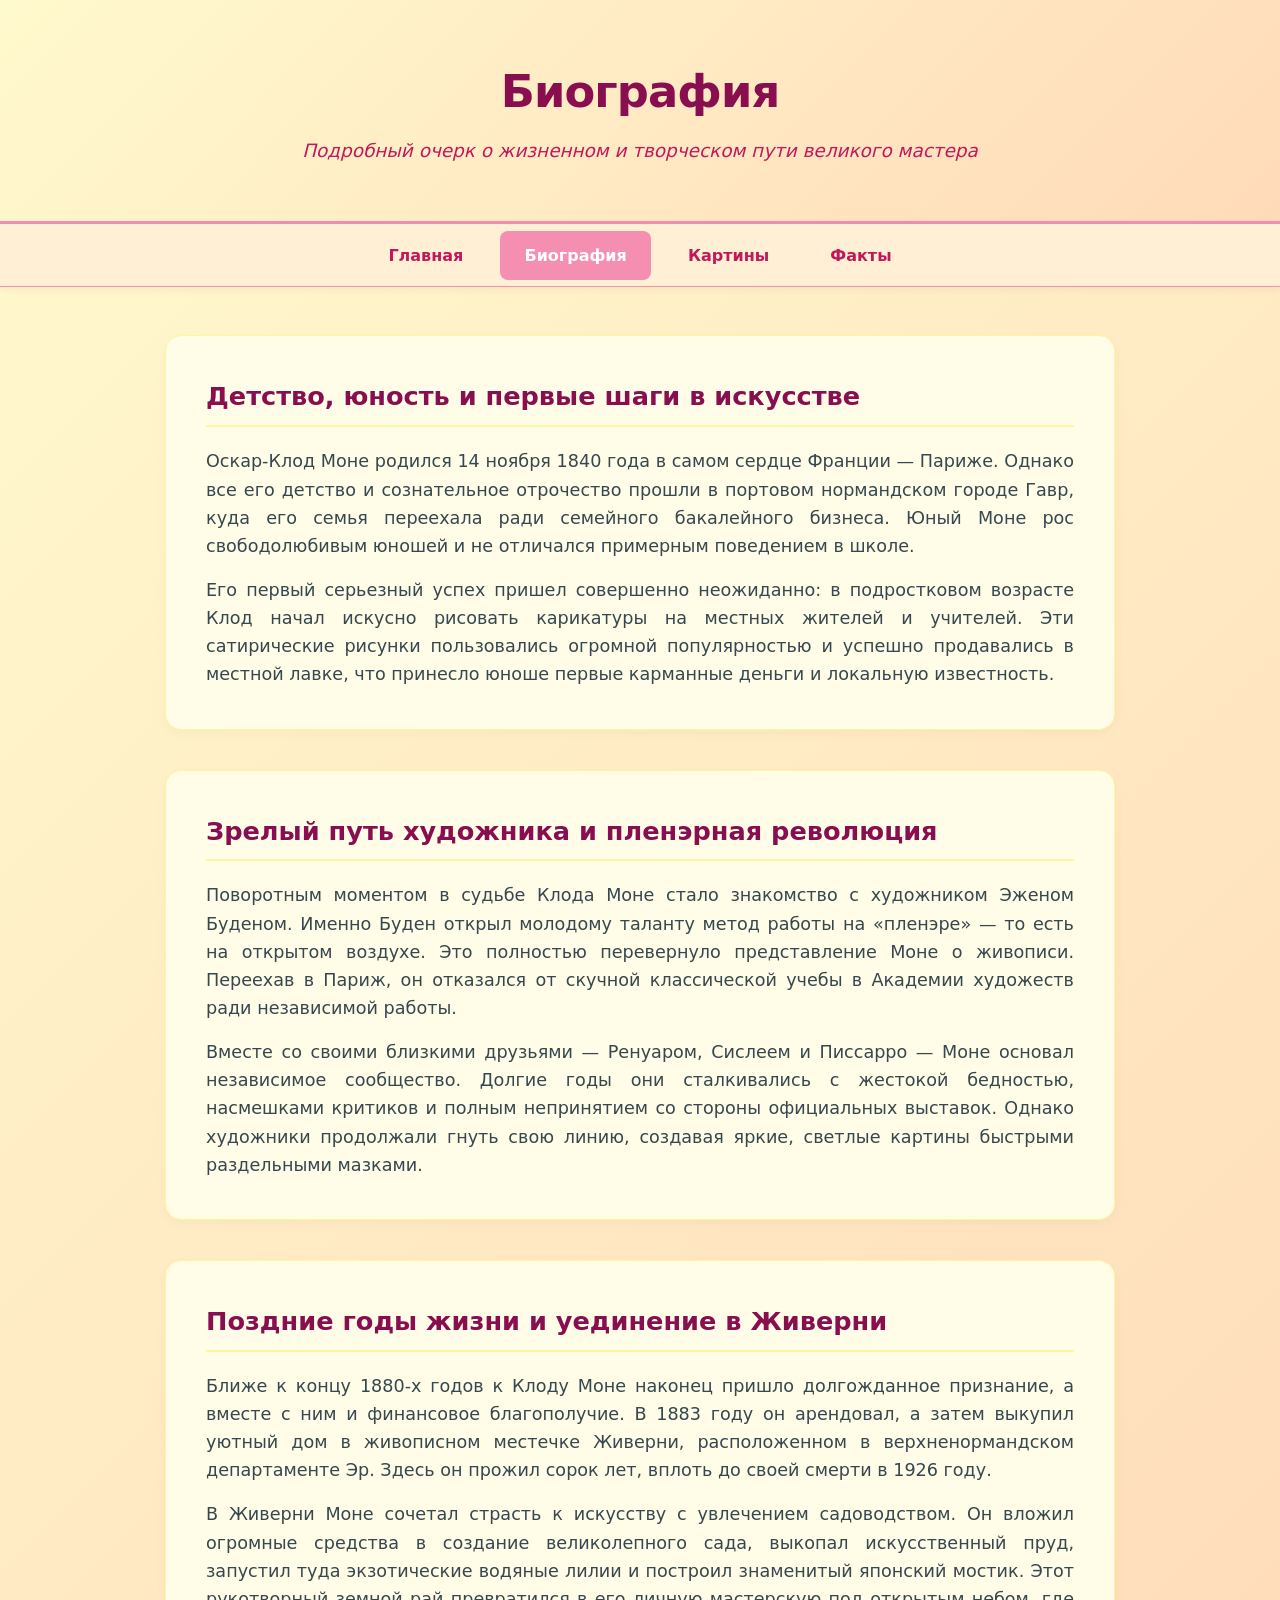
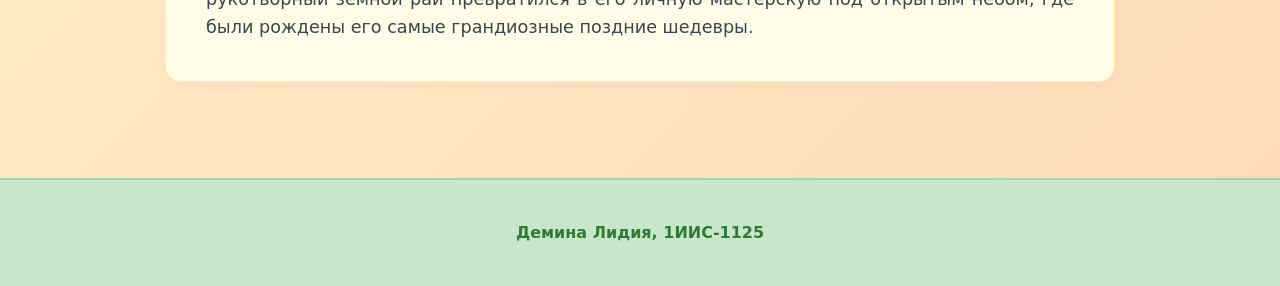
<file: biography.html>
<!DOCTYPE html>
<html lang="ru">
<head>
    <meta charset="UTF-8">
    <title>Биография Клода Моне</title>
    <link rel="stylesheet" href="style.css">
</head>
<body>
    <header>
        <h1>Биография</h1>
        <p>Подробный очерк о жизненном и творческом пути великого мастера</p>
    </header>

    <nav>
        <a href="index.html">Главная</a>
        <a href="biography.html" class="active">Биография</a>
        <a href="paintings.html">Картины</a>
        <a href="facts.html">Факты</a>
    </nav>

    <main>
        <section class="card">
            <h2>Детство, юность и первые шаги в искусстве</h2>
            <p>
                Оскар-Клод Моне родился 14 ноября 1840 года в самом сердце Франции — Париже. Однако все его детство и сознательное отрочество прошли в портовом нормандском городе Гавр, куда его семья переехала ради семейного бакалейного бизнеса. Юный Моне рос свободолюбивым юношей и не отличался примерным поведением в школе. 
            </p>
            <p style="margin-top: 1rem;">
                Его первый серьезный успех пришел совершенно неожиданно: в подростковом возрасте Клод начал искусно рисовать карикатуры на местных жителей и учителей. Эти сатирические рисунки пользовались огромной популярностью и успешно продавались в местной лавке, что принесло юноше первые карманные деньги и локальную известность.
            </p>
        </section>

        <section class="card">
            <h2>Зрелый путь художника и пленэрная революция</h2>
            <p>
                Поворотным моментом в судьбе Клода Моне стало знакомство с художником Эженом Буденом. Именно Буден открыл молодому таланту метод работы на «пленэре» — то есть на открытом воздухе. Это полностью перевернуло представление Моне о живописи. Переехав в Париж, он отказался от скучной классической учебы в Академии художеств ради независимой работы.
            </p>
            <p style="margin-top: 1rem;">
                Вместе со своими близкими друзьями — Ренуаром, Сислеем и Писсарро — Моне основал независимое сообщество. Долгие годы они сталкивались с жестокой бедностью, насмешками критиков и полным непринятием со стороны официальных выставок. Однако художники продолжали гнуть свою линию, создавая яркие, светлые картины быстрыми раздельными мазками.
            </p>
        </section>

        <section class="card">
            <h2>Поздние годы жизни и уединение в Живерни</h2>
            <p>
                Ближе к концу 1880-х годов к Клоду Моне наконец пришло долгожданное признание, а вместе с ним и финансовое благополучие. В 1883 году он арендовал, а затем выкупил уютный дом в живописном местечке Живерни, расположенном в верхненормандском департаменте Эр. Здесь он прожил сорок лет, вплоть до своей смерти в 1926 году.
            </p>
            <p style="margin-top: 1rem;">
                В Живерни Моне сочетал страсть к искусству с увлечением садоводством. Он вложил огромные средства в создание великолепного сада, выкопал искусственный пруд, запустил туда экзотические водяные лилии и построил знаменитый японский мостик. Этот рукотворный земной рай превратился в его личную мастерскую под открытым небом, где были рождены его самые грандиозные поздние шедевры.
            </p>
        </section>
    </main>

    <footer>
        <p>Демина Лидия, 1ИИС-1125</p>
    </footer>
</body>
</html>
</file>
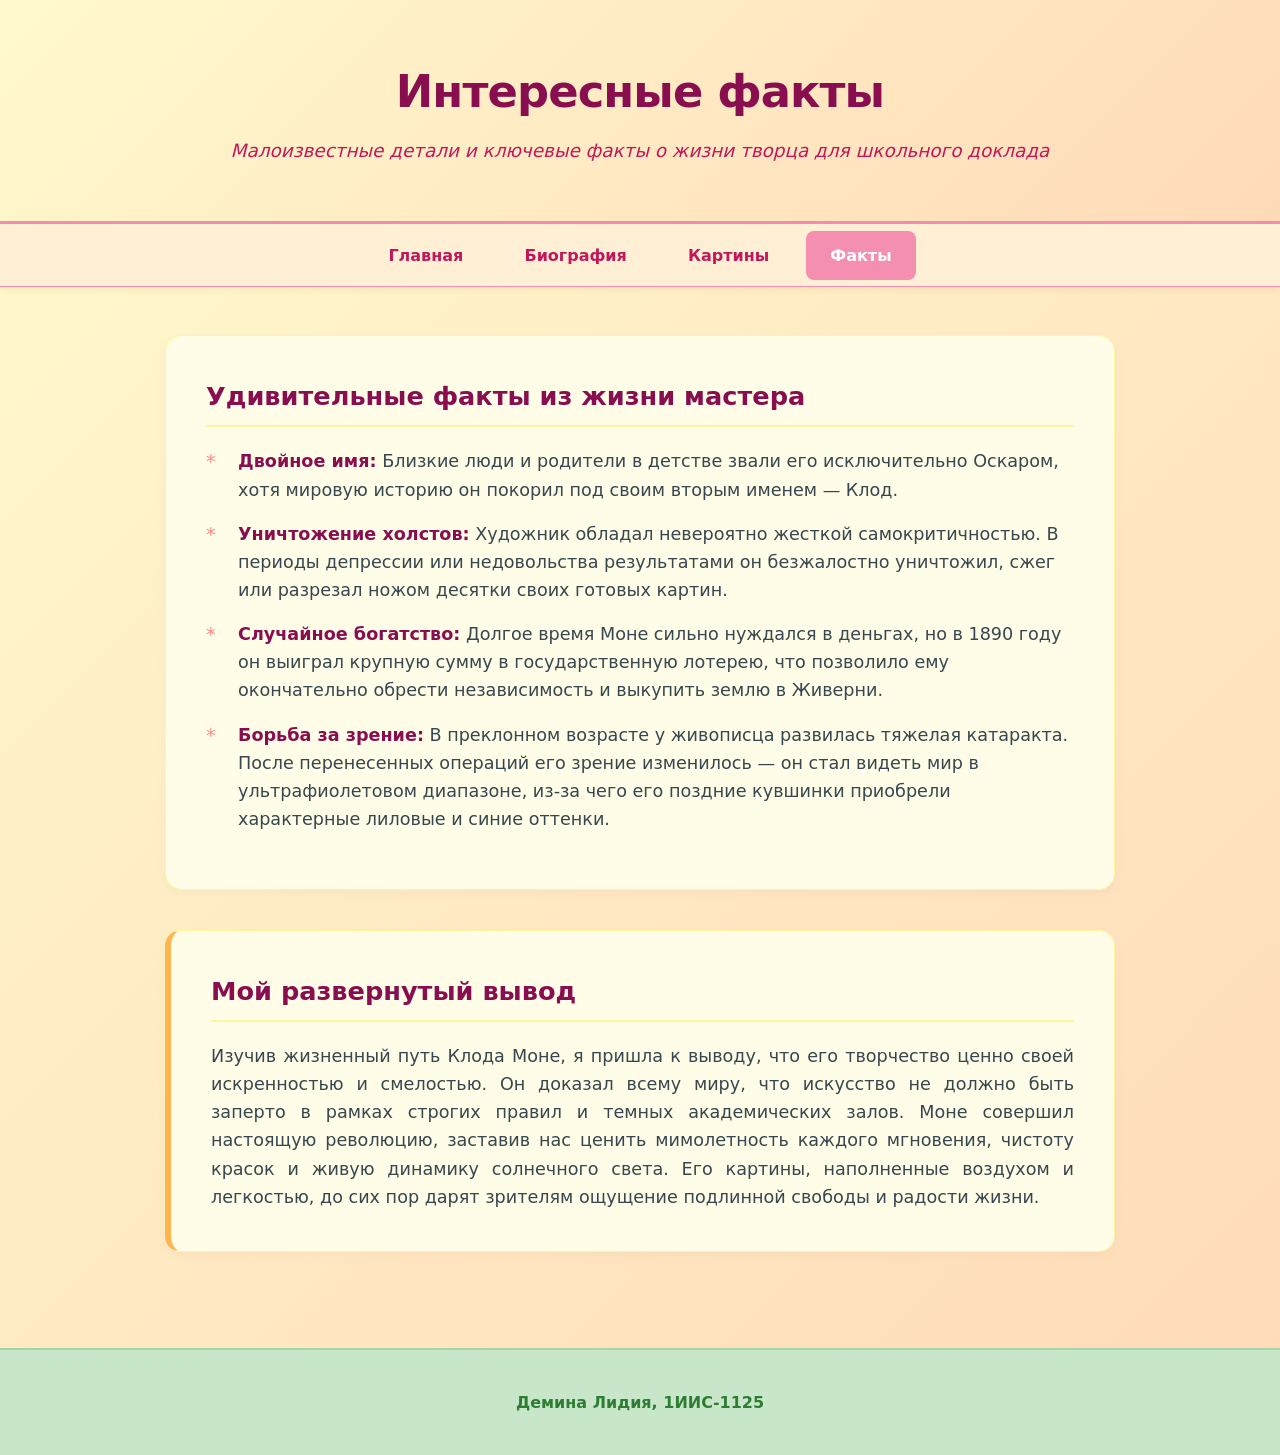
<file: facts.html>
<!DOCTYPE html>
<html lang="ru">
<head>
    <meta charset="UTF-8">
    <title>Интересные факты о Клоде Моне</title>
    <link rel="stylesheet" href="style.css">
</head>
<body>
    <header>
        <h1>Интересные факты</h1>
        <p>Малоизвестные детали и ключевые факты о жизни творца для школьного доклада</p>
    </header>

    <nav>
        <a href="index.html">Главная</a>
        <a href="biography.html">Биография</a>
        <a href="paintings.html">Картины</a>
        <a href="facts.html" class="active">Факты</a>
    </nav>

    <main>
        <section class="card">
            <h2>Удивительные факты из жизни мастера</h2>
            <ul class="styled-list">
                <li><strong>Двойное имя:</strong> Близкие люди и родители в детстве звали его исключительно Оскаром, хотя мировую историю он покорил под своим вторым именем — Клод.</li>
                <li><strong>Уничтожение холстов:</strong> Художник обладал невероятно жесткой самокритичностью. В периоды депрессии или недовольства результатами он безжалостно уничтожил, сжег или разрезал ножом десятки своих готовых картин.</li>
                <li><strong>Случайное богатство:</strong> Долгое время Моне сильно нуждался в деньгах, но в 1890 году он выиграл крупную сумму в государственную лотерею, что позволило ему окончательно обрести независимость и выкупить землю в Живерни.</li>
                <li><strong>Борьба за зрение:</strong> В преклонном возрасте у живописца развилась тяжелая катаракта. После перенесенных операций его зрение изменилось — он стал видеть мир в ультрафиолетовом диапазоне, из-за чего его поздние кувшинки приобрели характерные лиловые и синие оттенки.</li>
            </ul>
        </section>

        <section class="card quote-card">
            <h2>Мой развернутый вывод</h2>
            <p>
                Изучив жизненный путь Клода Моне, я пришла к выводу, что его творчество ценно своей искренностью и смелостью. Он доказал всему миру, что искусство не должно быть заперто в рамках строгих правил и темных академических залов. Моне совершил настоящую революцию, заставив нас ценить мимолетность каждого мгновения, чистоту красок и живую динамику солнечного света. Его картины, наполненные воздухом и легкостью, до сих пор дарят зрителям ощущение подлинной свободы и радости жизни.
            </p>
        </section>
    </main>

    <footer>
        <p>Демина Лидия, 1ИИС-1125</p>
    </footer>
</body>
</html>
</file>
<file: style.css>
* {
    margin: 0;
    padding: 0;
    box-sizing: border-box;
}

body {
    font-family: 'Segoe UI', system-ui, -apple-system, sans-serif;
    line-height: 1.6;
    background: linear-gradient(135deg, #FFFACD, #FFDAB9);
    color: #93CF99;
    min-width: 950px;
}

header {
    background: linear-gradient(135deg, #FFFACD, #FFDAB9);
    color: #880e4f;
    text-align: center;
    padding: 3.5rem 1rem;
    border-bottom: 3px solid #f48fb1;
}

header h1 {
    font-size: 2.8rem;
    font-weight: 700;
    margin-bottom: 0.5rem;
    letter-spacing: -0.02em;
}

header p {
    font-size: 1.15rem;
    font-style: italic;
    color: #c2185b;
}

nav {
    background-color: #ffefd5;
    text-align: center;
    padding: 0.4rem;
    position: sticky;
    top: 0;
    z-index: 1000;
    box-shadow: 0 2px 8px rgba(0,0,0,0.06);
    border-bottom: 1px solid #f48fb1;
}

nav a {
    color: #c2185b;
    text-decoration: none;
    padding: 0.75rem 1.5rem;
    margin: 0 0.25rem;
    display: inline-block;
    font-weight: 600;
    border-radius: 8px;
    transition: all 0.2s ease;
}

nav a:hover {
    color: #e65100;
    background-color: #ffffff;
}

nav a.active {
    color: #ffffff;
    background-color: #f48fb1;
}

main {
    width: 950px;
    margin: 3rem auto;
    padding: 0;
}

.card {
    background: #fffde7;
    padding: 2.5rem;
    margin-bottom: 2.5rem;
    border-radius: 16px;
    box-shadow: 0 4px 12px rgba(0, 0, 0, 0.03);
    border: 1px solid #fff59d;
}

.card h2 {
    color: #880e4f;
    font-size: 1.6rem;
    margin-bottom: 1.25rem;
    border-bottom: 2px solid #fff59d;
    padding-bottom: 0.5rem;
}

.card p {
    color: #37474f;
    font-size: 1.1rem;
    text-align: justify;
}

.hero-section {
    display: flex;
    gap: 2.5rem;
    align-items: center;
}

.card-content {
    width: 600px;
}

.card-img {
    width: 220px;
    display: flex;
    justify-content: center;
}

.card-img img {
    width: 100%;
    height: auto;
    border-radius: 12px;
    box-shadow: 0 6px 16px rgba(0,0,0,0.06);
    border: 3px solid #ffffff;
}

.gallery {
    display: grid;
    grid-template-columns: repeat(3, 1fr);
    gap: 1.75rem;
}

.picture-card {
    background: #fffde7;
    border-radius: 16px;
    overflow: hidden;
    box-shadow: 0 4px 12px rgba(0, 0, 0, 0.03);
    border: 1px solid #fff59d;
    display: flex;
    flex-direction: column;
    transition: transform 0.3s ease, box-shadow 0.3s ease;
}

.picture-card:hover {
    transform: translateY(-5px);
    box-shadow: 0 12px 20px rgba(0, 0, 0, 0.07);
}

.img-wrapper {
    width: 100%;
    height: 190px;
    overflow: hidden;
    background-color: #f5f5f5;
    border-bottom: 1px solid #fff59d;
}

.img-wrapper img {
    width: 100%;
    height: 100%;
    object-fit: cover;
}

.picture-info {
    padding: 1.5rem;
    display: flex;
    flex-direction: column;
    flex-grow: 1;
}

.picture-info h2 {
    font-size: 1.25rem;
    color: #c2185b;
    margin-bottom: 0.75rem;
}

.picture-info p {
    font-size: 1rem;
    color: #37474f;
    flex-grow: 1;
    text-align: justify;
    line-height: 1.5;
}

.styled-list {
    list-style: none;
}

.styled-list li {
    position: relative;
    padding-left: 2rem;
    margin-bottom: 1rem;
    font-size: 1.1rem;
    color: #37474f;
}

.styled-list li strong {
    color: #880e4f;
}

.styled-list li::before {
    content: "*";
    position: absolute;
    left: 0;
    color: #ff8a80;
    font-size: 1.2rem;
}

.quote-card {
    border-left: 6px solid #ffb74d;
    background-color: #fffde7;
}

footer {
    text-align: center;
    padding: 2.5rem 1rem;
    background-color: #c8e6c9;
    color: #2e7d32;
    margin-top: 6rem;
    font-size: 1rem;
    font-weight: 600;
    border-top: 2px solid #a5d6a7;
}
</file>
